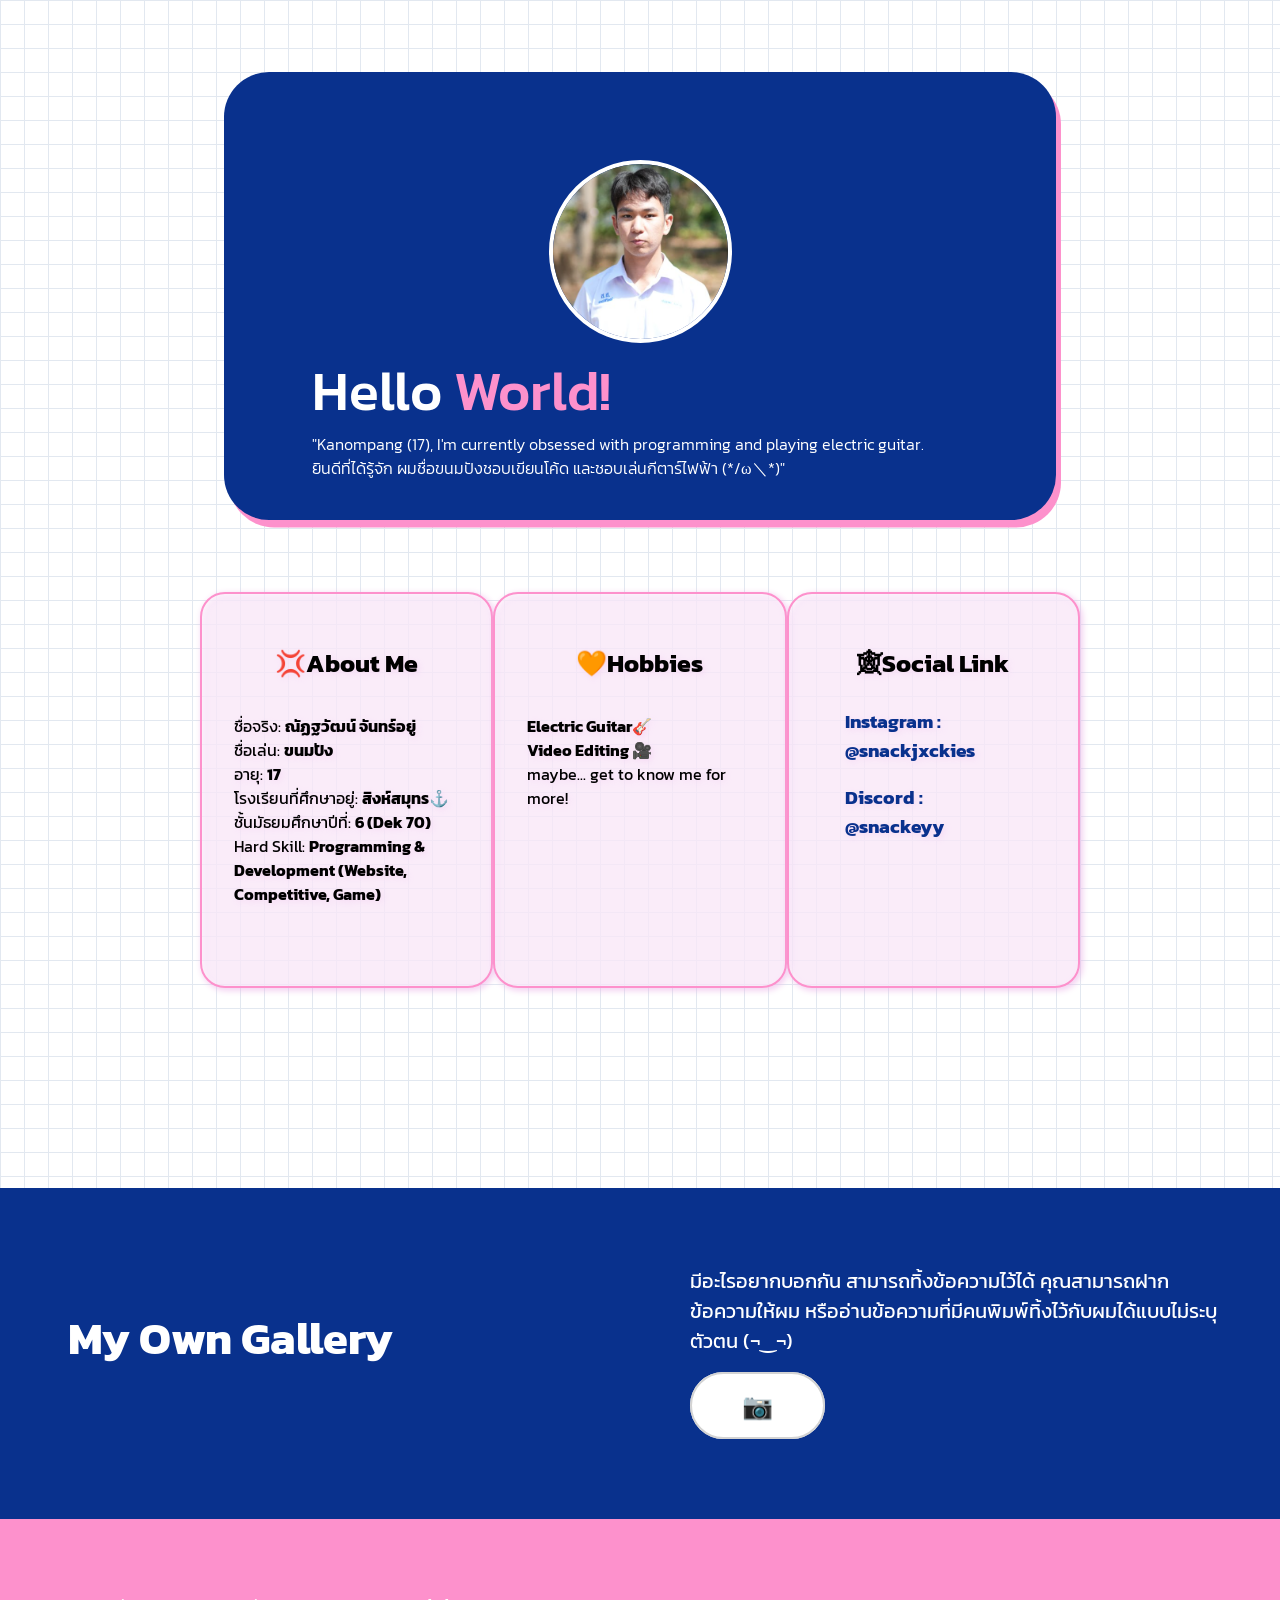
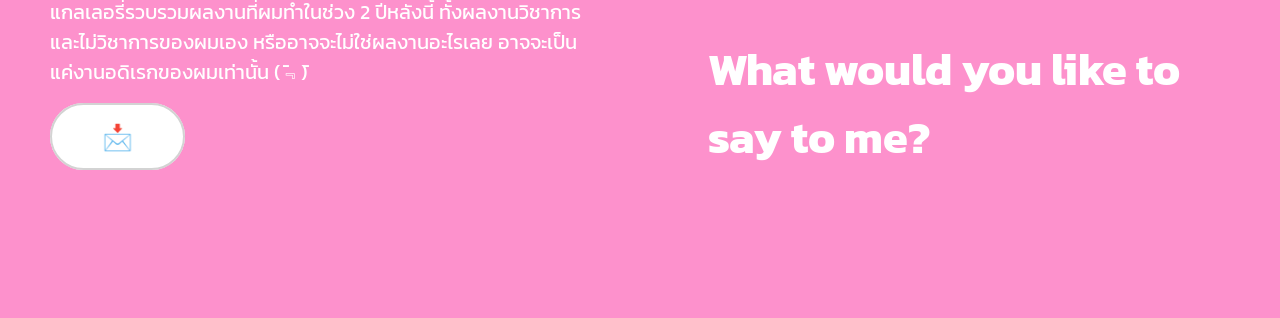
<file: index.html>
<!DOCTYPE html>
<html lang="en">
<head>
    <meta charset="UTF-8">
    <meta name="viewport" content="width=device-width, initial-scale=1.0">
    <title>NextGen Portfolio</title>
    <link rel="stylesheet" href="./css/style.css">
</head>
<body>
    <div class="centify">
        <div class="upper-card">
            <div class="centify">
                <div>
                    <img src="./resources/profile.png" alt="mypfp" height="175" width="175">
                </div>
            </div>
            <div class="heading fade-in">
                <p id="title">Hello <span>World!</span></p>
                <span id="heading-desc">"Kanompang (17), I'm currently obsessed with programming and playing electric guitar.<br>ยินดีที่ได้รู้จัก ผมชื่อขนมปังชอบเขียนโค้ด และชอบเล่นกีตาร์ไฟฟ้า (*/ω＼*)"</span>
            </div>
        </div>
    </div>
    <div class="centify">
        <div class="rows-card fade-in-slower">
            <div class="status-card hoverable">
                <h3>💢About Me</h3>
                <p id="card1">Lorem, ipsum dolor sit amet consectetur adipisicing elit. Sint dolore corporis voluptates nihil accusamus pariatur maxime, illum optio sunt beatae nesciunt commodi quisquam reprehenderit voluptatem, modi labore, at officia laborum?</p>
            </div>
            <div class="status-card hoverable">
                <h3>🧡Hobbies</h3>
                <p id="card2">Lorem, ipsum dolor sit amet consectetur adipisicing elit. Sint dolore corporis voluptates nihil accusamus pariatur maxime, illum optio sunt beatae nesciunt commodi quisquam reprehenderit voluptatem, modi labore, at officia laborum?</p>
            </div>
            <div class="status-card hoverable">
                <h3>🕸Social Link</h3>
                <div>
                    <a href="https://instagram.com/snackjxckies">Instagram : @snackjxckies</a>
                </div>
                <div>
                    <a href="https://discord.com/user/549915461098405890">Discord : @snackeyy</a>
                </div>
            </div>
    </div>
    </div>
    <div class="middle-bg fade-in" style="background: var(--base);">
        <div>
            <h4>My Own Gallery</h4>
        </div>
        <div>
            <p id="myowngallery">Lorem, ipsum dolor sit amet consectetur adipisicing elit. Harum laudantium fugit sit consequatur ullam earum ipsa aspernatur nulla recusandae numquam. Iusto aliquam error dolor. Incidunt, quia. Laborum non provident sit. Lorem ipsum dolor, sit amet consectetur adipisicing elit. Odio corrupti quia et, adipisci nesciunt dolorum nostrum voluptatibus aperiam itaque pariatur laborum minima veniam cumque ducimus aut at, vel commodi est.</p>
            <a href="./pages/gallery.html">📷</a>
        </div>
    </div>
    <div class="middle-bg fade-in" style="background-color: var(--special)">
        <div >
            <p id="fakbok">Lorem, ipsum dolor sit amet consectetur adipisicing elit. Harum laudantium fugit sit consequatur ullam earum ipsa aspernatur nulla recusandae numquam. Iusto aliquam error dolor. Incidunt, quia. Laborum non provident sit. Lorem ipsum dolor, sit amet consectetur adipisicing elit. Odio corrupti quia et, adipisci nesciunt dolorum nostrum voluptatibus aperiam itaque pariatur laborum minima veniam cumque ducimus aut at, vel commodi est.</p>
            <a href="./pages/mail.html">📩</a>
        </div>
        <div>
            <h4>What would you like to say to me?</h4>
        </div>
    </div>
    <script src="./js/script.js"></script>
</body>
</html>
</file>
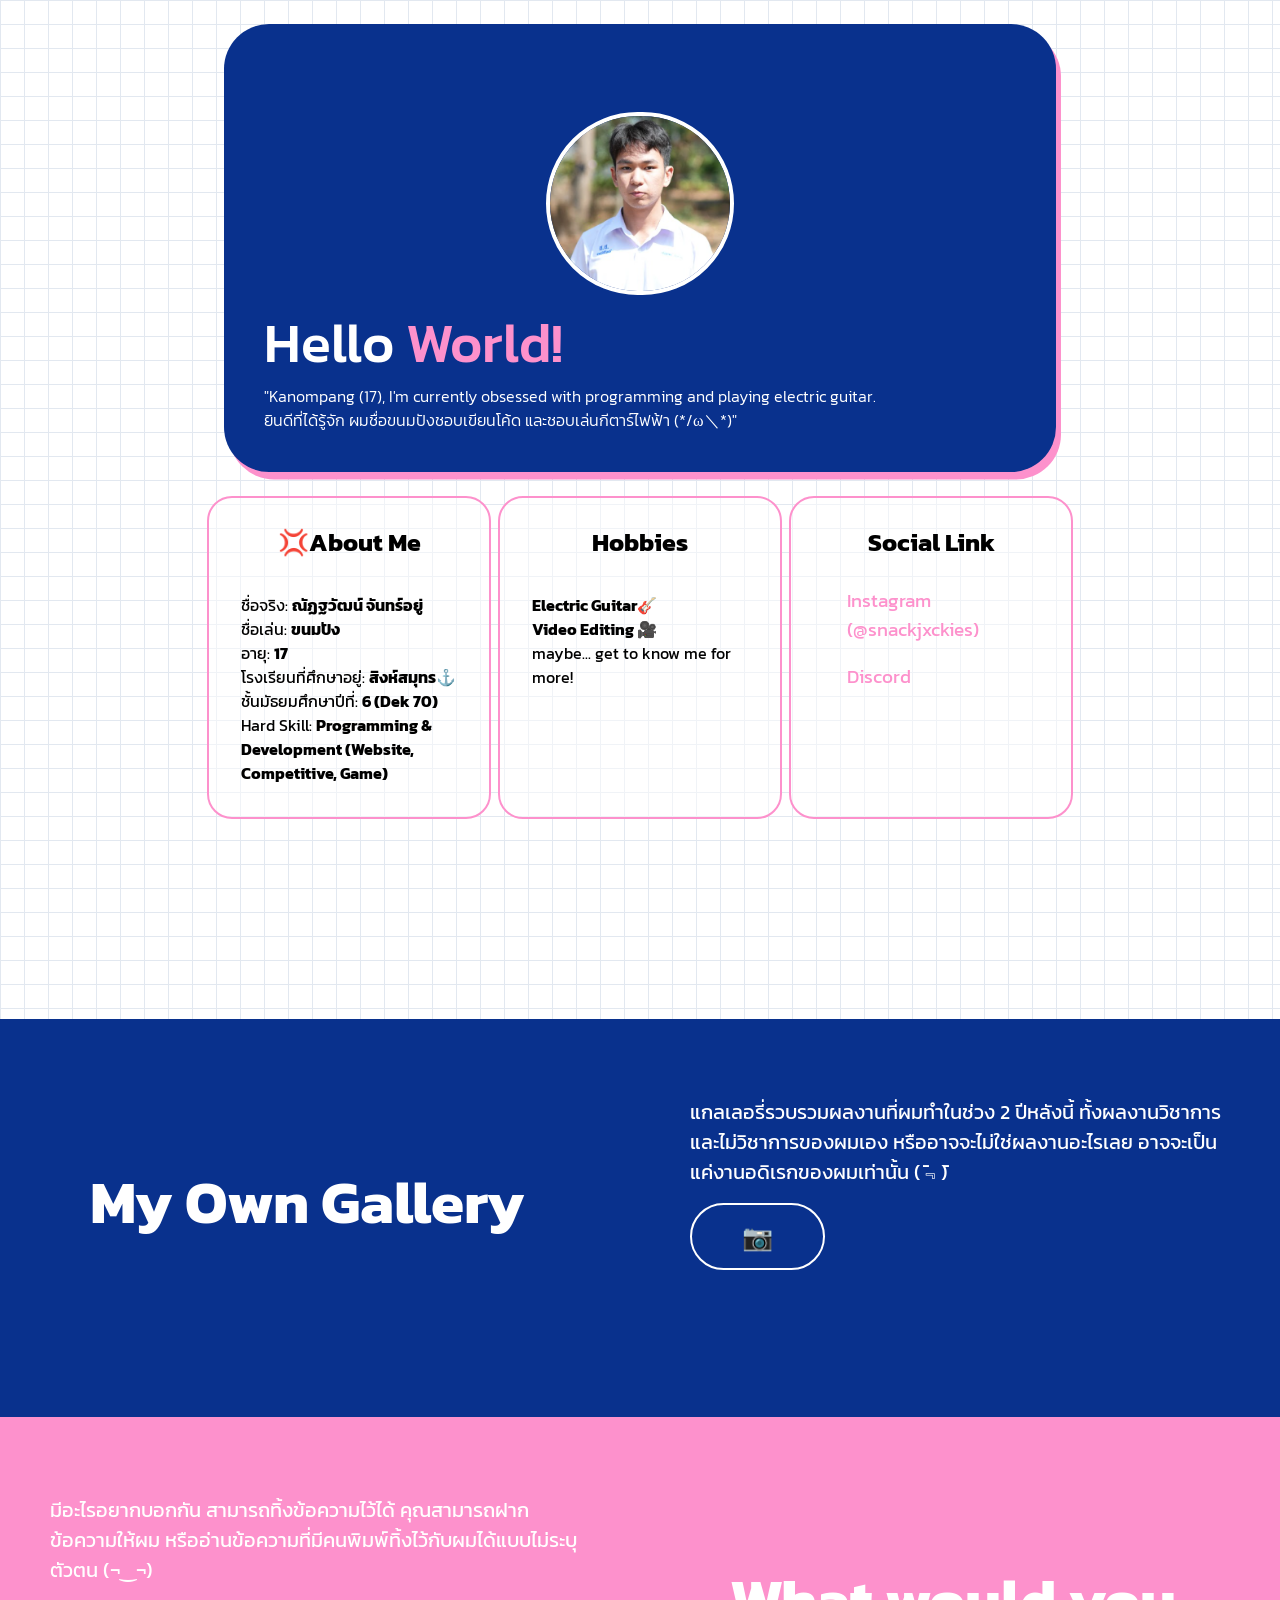
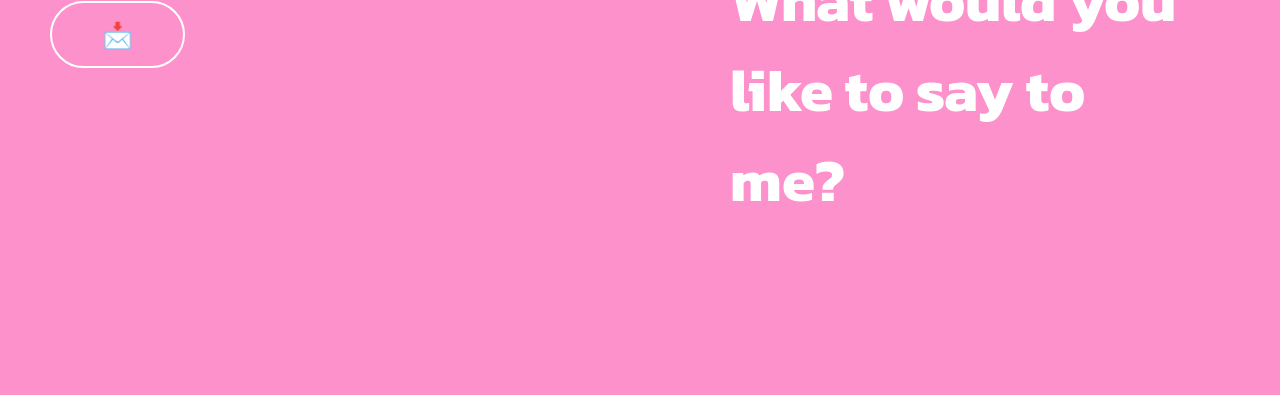
<file: pages/index.html>
<!DOCTYPE html>
<html lang="en">
<head>
    <meta charset="UTF-8">
    <meta name="viewport" content="width=device-width, initial-scale=1.0">
    <title>Document</title>
    <link rel="stylesheet" href="../style.css">
</head>
<body>
    <div class="upper-card">
        <div class="centify">
            <div>
                <img src="../resources/profile.png" alt="mypfp" height="175">
            </div>
        </div>
        <div class="heading fade-in">
            <p id="title">Hello <span>World!</span></p>
            <span id="heading-desc">"Kanompang (17), I'm currently obsessed with programming and playing electric guitar.<br>ยินดีที่ได้รู้จัก ผมชื่อขนมปังชอบเขียนโค้ด และชอบเล่นกีตาร์ไฟฟ้า (*/ω＼*)"</span>
        </div>
    </div>
    <div class="rows-card fade-in-slower">
        <div class="status-card hoverable">
            <h3>💢About Me</h3>
            <p id="card1">Lorem, ipsum dolor sit amet consectetur adipisicing elit. Sint dolore corporis voluptates nihil accusamus pariatur maxime, illum optio sunt beatae nesciunt commodi quisquam reprehenderit voluptatem, modi labore, at officia laborum?</p>
        </div>
        <div class="status-card hoverable">
            <h3>Hobbies</h3>
            <p id="card2">Lorem, ipsum dolor sit amet consectetur adipisicing elit. Sint dolore corporis voluptates nihil accusamus pariatur maxime, illum optio sunt beatae nesciunt commodi quisquam reprehenderit voluptatem, modi labore, at officia laborum?</p>
        </div>
        <div class="status-card hoverable">
            <h3>Social Link</h3>
            <div>
                <a href="https:/instagram.com/snackjxckies">Instagram (@snackjxckies)</a>
            </div>
            <div>
                <a href="https:/discord.com/snackjxckies">Discord</a>
            </div>
        </div>
    </div>
    <div class="middle-bg fade-in" style="background: var(--base);">
        <div>
            <h4>My Own Gallery</h4>
        </div>
        <div>
            <p id="myowngallery">Lorem, ipsum dolor sit amet consectetur adipisicing elit. Harum laudantium fugit sit consequatur ullam earum ipsa aspernatur nulla recusandae numquam. Iusto aliquam error dolor. Incidunt, quia. Laborum non provident sit. Lorem ipsum dolor, sit amet consectetur adipisicing elit. Odio corrupti quia et, adipisci nesciunt dolorum nostrum voluptatibus aperiam itaque pariatur laborum minima veniam cumque ducimus aut at, vel commodi est.</p>
            <a href="../pages/gallery.html">📷</a>
        </div>
    </div>
    <div class="middle-bg fade-in" style="background-color: var(--special)">
        <div >
            <p id="fakbok">Lorem, ipsum dolor sit amet consectetur adipisicing elit. Harum laudantium fugit sit consequatur ullam earum ipsa aspernatur nulla recusandae numquam. Iusto aliquam error dolor. Incidunt, quia. Laborum non provident sit. Lorem ipsum dolor, sit amet consectetur adipisicing elit. Odio corrupti quia et, adipisci nesciunt dolorum nostrum voluptatibus aperiam itaque pariatur laborum minima veniam cumque ducimus aut at, vel commodi est.</p>
            <a href="../pages/mail.html">📩</a>
        </div>
        <div>
            <h4>What would you like to say to me?</h4>
        </div>
    </div>
    <script src="../script.js"></script>
</body>
</html>
</file>
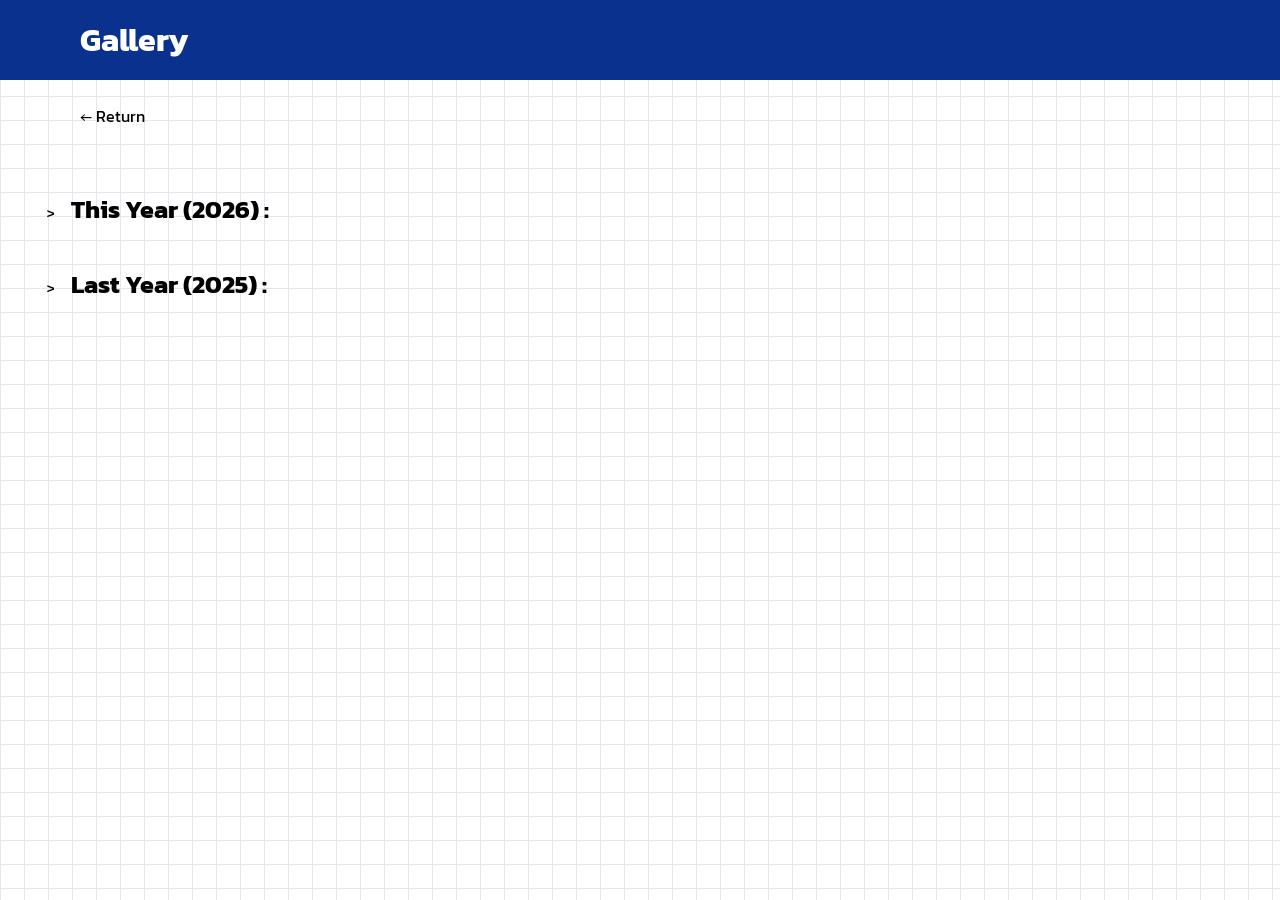
<file: gallery.html>
<!DOCTYPE html>
<html lang="en">
<head>
    <meta charset="UTF-8">
    <meta name="viewport" content="width=device-width, initial-scale=1.0">
    <title>Document</title>
    <link rel="stylesheet" href="style.css">
</head>
<body>
    <div class="top-bar">
        <h1>Gallery</h1>
    </div>
    <div class="return" style="margin: 1.5em 5em;">
        <a href="index.html" style="color: black; text-decoration: none;">← Return</a>
    </div>
    <section class="gallery-container fade-in">
        <div class="gallery-box fade-in">
            <div class="gallery-box-head">
                <button class="extend-button1">></button>
                <h3 style="display: inline-block">This Year (2026) :</h3>
            </div>
            <div id="gallery-2026" class="gallery-hide">

            </div>
        </div>

        <div class="gallery-box fade-in">
            <div class="gallery-box-head">
                <button class="extend-button2">></button>
                <h3 style="display: inline-block">Last Year (2025) :</h3>
            </div>
            <div id="gallery-2025" class="gallery-hide">

            </div>
        </div>
    </section>
    <script src="script.js"></script>
</body>
</html>
</file>
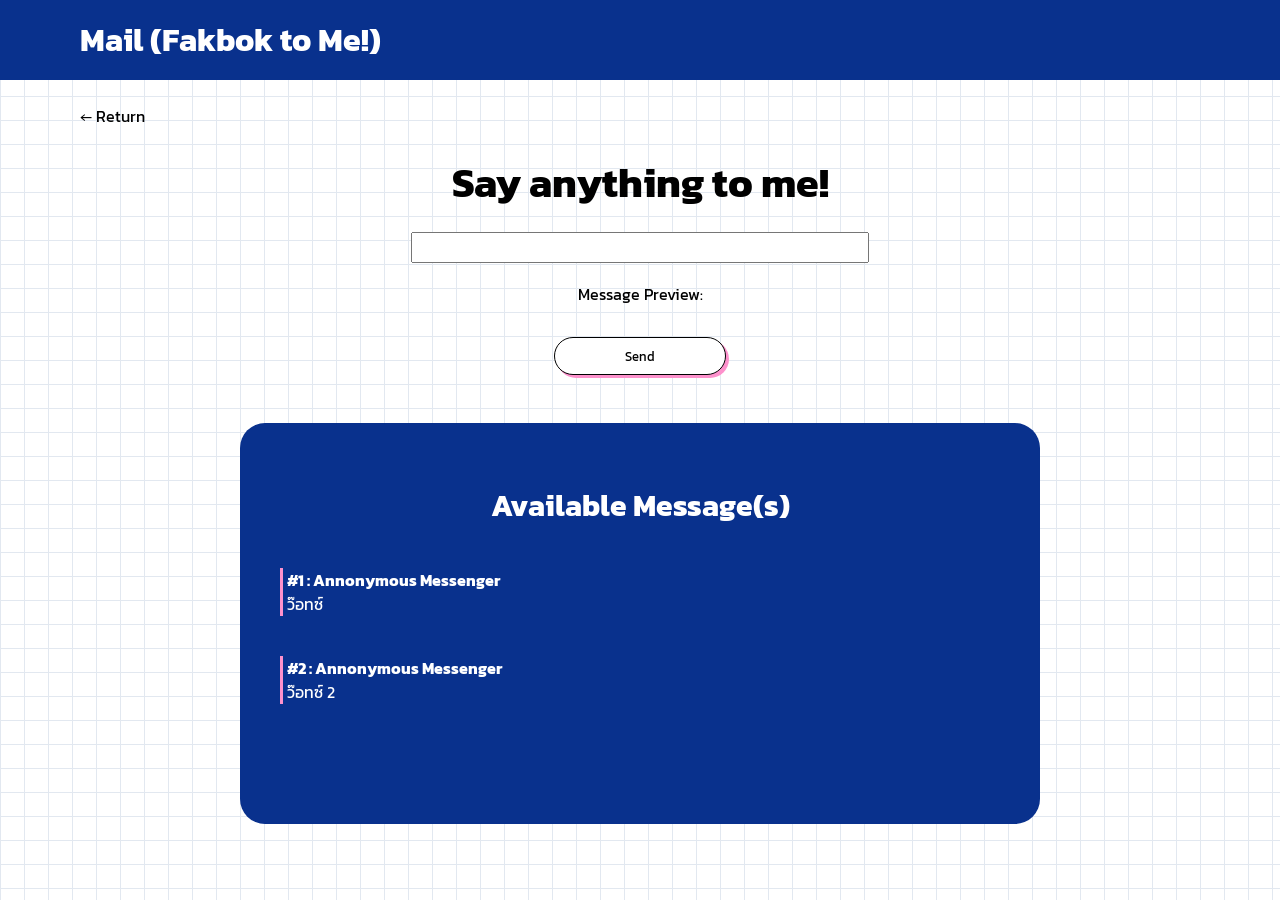
<file: mail.html>
<!DOCTYPE html>
<html lang="en">
<head>
    <meta charset="UTF-8">
    <meta name="viewport" content="width=device-width, initial-scale=1.0">
    <title>Document</title>
    <link rel="stylesheet" href="style.css">
</head>
<body>
    <div class="top-bar">
        <h1>Mail (Fakbok to Me!)</h1>
    </div>
    <div class="return" style="margin: 1.5em 5em;">
        <a href="index.html" style="color: black; text-decoration: none;">← Return</a>
    </div>
    <section class="mail-section fade-in">
        <h3>Say anything to me!</h3>
        <input type="text" id="mail-input"><br>
        <p id="mail-preview">Message Preview:</p>
        <button id="mail-btn">Send</button>
    </section>
    <section class="exist-section fade-in-slower">
        <h3>Available Message(s)</h3>
        <ul class="exist-ul">
            <div class="exist-box">
                <li>#1 : Annonymous Messenger</li>
                <p>ว๊อทซ์</p>
            </div>
            <div class="exist-box">
                <li>#2 : Annonymous Messenger</li>
                <p>ว๊อทซ์ 2</p>
            </div>
        </ul>
    </section>
    <script src="script.js"></script>
</body>
</html>
</file>
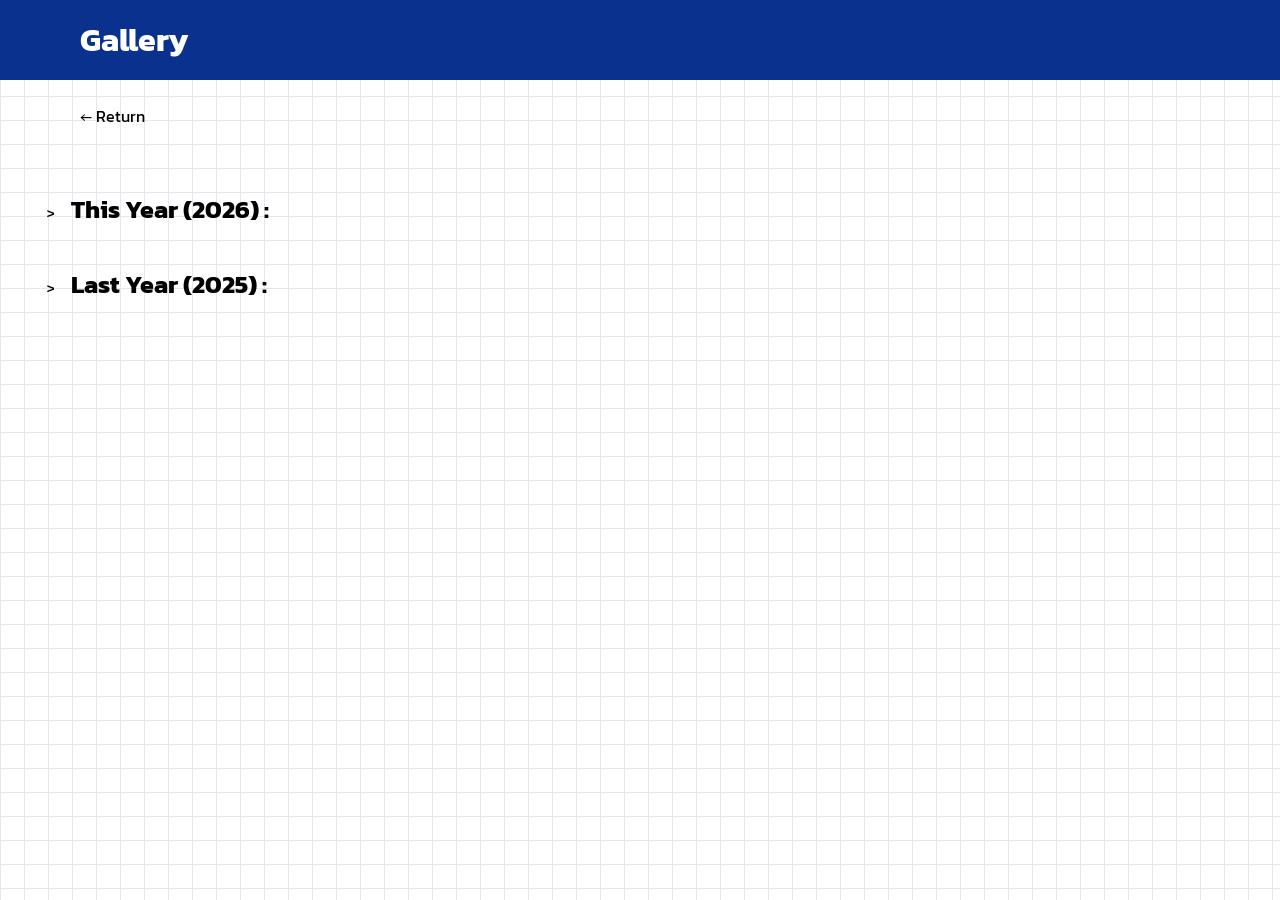
<file: pages/gallery.html>
<!DOCTYPE html>
<html lang="en">
<head>
    <meta charset="UTF-8">
    <meta name="viewport" content="width=device-width, initial-scale=1.0">
    <title>NextGen Portfolio | Gallery</title>
    <link rel="stylesheet" href="../css/style.css">
</head>
<body>
    <div class="top-bar">
        <h1>Gallery</h1>
    </div>
    <div class="return" style="margin: 1.5em 5em;">
        <a href="../index.html" style="color: black; text-decoration: none;">← Return</a>
    </div>
    <section class="gallery-container fade-in">
        <div class="gallery-box fade-in">
            <div class="gallery-box-head">
                <button class="extend-button1 hoverable">></button>
                <h3 style="display: inline-block">This Year (2026) :</h3>
            </div>
            <div id="gallery-2026" class="gallery-hide">

            </div>
        </div>

        <div class="gallery-box fade-in">
            <div class="gallery-box-head">
                <button class="extend-button2 hoverable">></button>
                <h3 style="display: inline-block">Last Year (2025) :</h3>
            </div>
            <div id="gallery-2025" class="gallery-hide">

            </div>
        </div>
    </section>
    <script src="../js/script.js"></script>
</body>
</html>
</file>
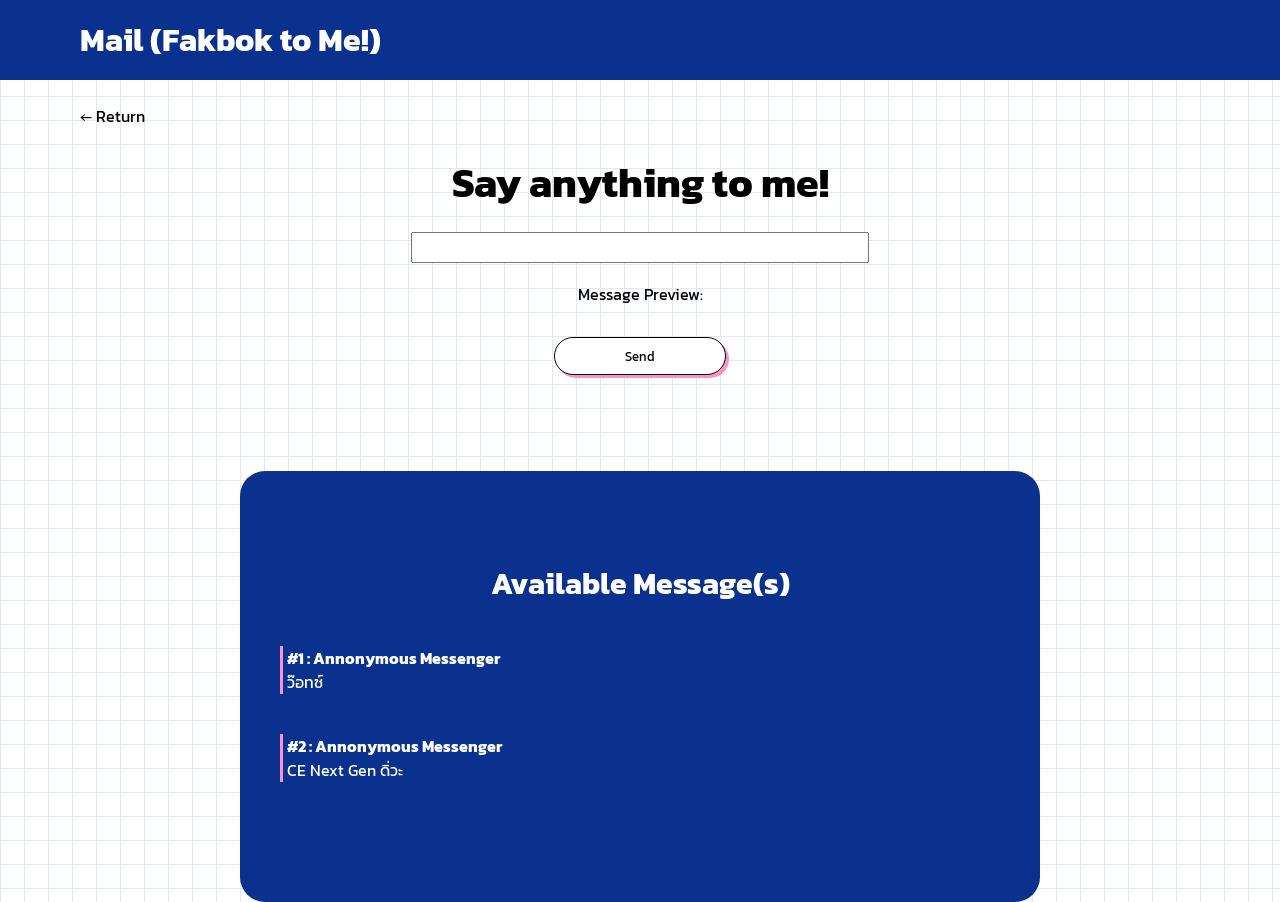
<file: pages/mail.html>
<!DOCTYPE html>
<html lang="en">
<head>
    <meta charset="UTF-8">
    <meta name="viewport" content="width=device-width, initial-scale=1.0">
    <title>NextGen Portfolio | Mail</title>
    <link rel="stylesheet" href="../css/style.css">
</head>
<body>
    <div class="top-bar">
        <h1>Mail (Fakbok to Me!)</h1>
    </div>
    <div class="return" style="margin: 1.5em 5em;">
        <a href="../index.html" style="color: black; text-decoration: none;">← Return</a>
    </div>
    <section class="mail-section fade-in">
        <h3>Say anything to me!</h3>
        <input type="text" id="mail-input"><br>
        <p id="mail-preview">Message Preview:</p>
        <button id="mail-btn" class="hoverable">Send</button>
    </section>
    <div class="centify">
        <section class="exist-section fade-in-slower">
        <h3>Available Message(s)</h3>
        <ul class="exist-ul">
            <div class="exist-box">
                <li>#1 : Annonymous Messenger</li>
                <p>ว๊อทซ์</p>
            </div>
            <div class="exist-box">
                <li>#2 : Annonymous Messenger</li>
                <p>CE Next Gen ดิ่วะ</p>
            </div>
        </ul>
    </section>
    </div>
    <script src="../js/script.js"></script>
</body>
</html>
</file>
<file: css/style.css>
@import url('https://fonts.googleapis.com/css2?family=Kanit:ital,wght@0,100;0,200;0,300;0,400;0,500;0,600;0,700;0,800;0,900;1,100;1,200;1,300;1,400;1,500;1,600;1,700;1,800;1,900&display=swap');

:root {
    --base: #09318D;
    --secondary: #FFFFFF;
    --special: #FD91CC;
}

html, body {
    height: 100%;
    margin: 0;
    font-family: Kanit;
    background-color: var(--secondary);
    scroll-behavior: smooth;
    background-image:
    linear-gradient(to right, #e2e8f0 1px, transparent 1px),
    linear-gradient(to bottom, #e2e8f0 1px, transparent 1px);
  background-size: 24px 24px;
}

@keyframes fadeIn {
  from { opacity: 0; }
  to { opacity: 1; }
}
.fade-in {
  opacity: 0;
  animation: fadeIn 1s forwards; /* duration and retain final state */
}

.fade-in-slower {
  opacity: 0;
  animation: fadeIn 2.5s forwards; /* duration and retain final state */
}

@keyframes slideDown {
    from {transform: translateY(25px);}
    to {transform: translateY(0);}
}

.slide-down {
    transform: translate(25px);
    animation: slideDown 0.5s forwards;
}

.hoverable {
    transform: scale(1);
  transition: 0.2s;
}


.hoverable:hover {
    transform: scale(1.05);
    transition: 0.2s;
}


.centify {
    display: flex;
    justify-content: center;
    margin-top: 3em;
    width: 100%;
}

.upper-card {
    margin: 1.5em 14em;
    font-weight: 500;
    background-color: var(--base);
    border-radius: 45px;
    padding: 2.5em 5.5em;
    box-shadow: 5px 7.5px var(--special);
    width: 85%;
}

.upper-card img {
    border-radius: 125px;
    border: 4px solid var(--secondary);
}

.heading p {
    color: var(--secondary);
    font-size: 3em;
}

.heading p span {
    color: var(--special);
}

.heading span {
    color: var(--secondary);
}

#heading-desc {
    font-weight: 300;
    font-size: 16px;
    margin-top: 0;
}

#title {
    margin: 0;
    font-size: 55px;
}


.rows-card {
    margin: 0 12.5em;
    display: flex;
    flex-direction: row;
    justify-content: space-evenly;
    margin-bottom: 12.5em;
}

@media (max-width: 500px) {
    .upper-card {
        /* margin: 1.5em 7.25em; */
        width: 85%;
    }

}

.status-card {
    border: 2px solid var(--special);
    border-radius: 25px;
    width: min(100%, 400px);
    background-color: rgba(255, 255, 255, 0.5);
    filter: drop-shadow(2px 2px 3.25px rgb(235, 179, 232));
}

.status-card:hover {
    background-color: rgb(253, 145, 204, 0.5);
}

.status-card h3 {
    padding-top: 1em;
    font-size: 25px;
    text-align: center;
}

.status-card p {
    margin: 2em;
    padding-bottom: 3em;
}

.status-card a {
    font-size: 19px;
    text-decoration: none;
    color: var(--base);
    margin-bottom: 17.5px;
    transition: 0.2s;
    font-weight: 650;
    background-color: transparent;
    border: none;
    font-family: Kanit;
    text-align: left;
}

.status-card button:hover {
    transition: 0.2s;
    color: white;
}

.status-card div {
    display: flex;
    justify-content: space-between;
    margin: 0em 3.5em;
}

.middle-bg {
    display: flex;
    flex-direction: row;
    justify-content: space-around;
    width: 100%;
}

.middle-bg div {
    margin-top: 3em;
    width: 50%;
    padding-bottom: 5em;
}

.middle-bg h4 {
    margin: 1.5em 1.5em; 
    font-size: min(45px, 60px);
    color: var(--secondary)
}

.middle-bg p {
    margin: 1.5em  2.5em; 
    font-size: 20px;
    color: white;
}

.middle-bg a {
    color: var(--secondary);
    padding: 0.5em 2em;
    border: 2px solid lightgray;
    border-radius: 45px;
    text-decoration: none;
    text-align: center;
    font-size: 25px;
    margin: 0 0 0 2em;
    background-color: var(--secondary);
}


.top-bar {
    background-color: var(--base);
}

.top-bar h1 {
    padding: 0.5em 2.5em;
    color: white;
    margin: 0;
}

.gallery-container {
    margin: 0;
    width: 100%;
    height: 35em;
    /* background-color: yellow; */
}

.gallery-box-head h3 {
    margin: 0;
    padding: 1.5em 0 0 0.25em;
    font-size: 25px;
}

.gallery-box button {
    background-color: transparent;
    border: none;
    font-weight: bold;
    padding-left: 3.5em;
}
    /* 
    .return a {
        border: 2px solid var(--base);
        padding: 0.45em 1.5em;
        border-radius: 15px;
    } */

.gallery-img {
    border-radius: 25px;
    margin: 1.25em;
    filter: drop-shadow(0.5px 0.5px 1.5px black);
}

.mail-section {
    text-align: center;
    font-size: 35px;
}

.mail-section p {
    font-size: 16px;
}

.mail-section h3 {
    margin: 0;
}

.mail-section input {
    width: min(80%, 450px);
    height: 25px;
    font-family: Kanit;
}

.mail-section button {
    font-family: Kanit;
    padding: 7.9px 70px;
    border-radius: 25px;
    border: 1px solid black;
    background-color: var(--secondary);
    box-shadow: 3px 3px var(--special);
}

.exist-section {
    margin: 3em 15em 0 15em;
    padding-bottom: 5em;
    border-radius: 25px;
    background-color: var(--base);
    color: var(--secondary);
    width: min(80%, 1200px);
}

.exist-section h3 {
    text-align: center;
    padding-top: 2em;
    font-size: 30px;
    color: var(--secondary);
}

.exist-section li {
    list-style-type: none;
    font-weight: bold;
}

.exist-section p {
    margin: 0;
}

.exist-section div {
    margin: 2.5em 0;
    padding-left: 4px;
    border-left: 3px solid var(--special);
}

.exist-box {
    margin: 2.5em 1.5em;
    padding-left: 4px;
    border-left: 3px solid var(--special);
}

.gallery-hide {
    display: none;
    transition: 0.2s
}

@media (max-width: 789px) {
    .rows-card {
        flex-direction: column;
        justify-content: space-between;
    }

    .exist-section {
        margin: 3em 2em 0 2em;
    }
}
</file>
<file: style.css>
@import url('https://fonts.googleapis.com/css2?family=Kanit:ital,wght@0,100;0,200;0,300;0,400;0,500;0,600;0,700;0,800;0,900;1,100;1,200;1,300;1,400;1,500;1,600;1,700;1,800;1,900&display=swap');

:root {
    --base: #09318D;
    --secondary: #FFFFFF;
    --special: #FD91CC;
}

html, body {
    height: 100%;
    margin: 0;
    font-family: Kanit;
    background-color: var(--secondary);
    scroll-behavior: smooth;
    background-image:
    linear-gradient(to right, #e2e8f0 1px, transparent 1px),
    linear-gradient(to bottom, #e2e8f0 1px, transparent 1px);
  background-size: 24px 24px;
}

@keyframes fadeIn {
  from { opacity: 0; }
  to { opacity: 1; }
}
.fade-in {
  opacity: 0;
  animation: fadeIn 1s forwards; /* duration and retain final state */
}

.fade-in-slower {
  opacity: 0;
  animation: fadeIn 2.5s forwards; /* duration and retain final state */
}

@keyframes slideDown {
    from {transform: translateY(25px);}
    to {transform: translateY(0);}
}

.slide-down {
    transform: translate(25px);
    animation: slideDown 0.5s forwards;
}

.hoverable {
    transform: scale(1);
  transition: 0.2s;
}


.hoverable:hover {
    transform: scale(1.05);
    transition: 0.2s;
}


.centify {
    display: flex;
    justify-content: center;
    margin-top: 3em;
}

.upper-card {
    margin: 1.5em 14em;
    font-weight: 500;
    background-color: var(--base);
    border-radius: 45px;
    padding: 2.5em;
    box-shadow: 5px 7.5px var(--special);
}

.upper-card img {
    border-radius: 125px;
    border: 4px solid var(--secondary);
}

.heading p {
    color: var(--secondary);
}

.heading p span {
    color: var(--special);
}

.heading span {
    color: var(--secondary);
}

#heading-desc {
    font-weight: 300;
    font-size: 16px;
    margin-top: 0;
}

#title {
    margin: 0;
    font-size: 55px;
}


.rows-card {
    margin: 0 12.5em;
    display: flex;
    flex-direction: row;
    justify-content: space-evenly;
    margin-bottom: 12.5em;
}

.status-card {
    border: 2px solid var(--special);
    border-radius: 25px;
    width: 17.5em;
    background-color: rgba(255, 255, 255, 0.5);
}

.status-card h3 {
    font-size: 25px;
    text-align: center;
}

.status-card p {
    margin: 2em;
}

.status-card a {
    font-size: 19px;
    text-decoration: none;
    color: var(--special);
    margin-bottom: 17.5px;
}

.status-card div {
    display: flex;
    justify-content: space-between;
    margin: 0em 3.5em;
}

.middle-bg {
    display: flex;
    flex-direction: row;
    justify-content: space-around;
}

.middle-bg div {
    margin-top: 3em;
    width: 50%;
    padding-bottom: 5em;
}

.middle-bg h4 {
    margin: 1.5em 1.5em; 
    font-size: 60px;
    color: var(--secondary)
}

.middle-bg p {
    margin: 1.5em  2.5em; 
    font-size: 20px;
    color: white;
}

.middle-bg a {
    color: var(--secondary);
    padding: 0.5em 2em;
    border: 2px solid white;
    border-radius: 45px;
    text-decoration: none;
    text-align: center;
    font-size: 25px;
    margin: 0 0 0 2em;
}


.top-bar {
    background-color: var(--base);
}

.top-bar h1 {
    padding: 0.5em 2.5em;
    color: white;
    margin: 0;
}

.gallery-container {
    margin: 0;
    width: 100%;
    height: 35em;
    /* background-color: yellow; */
}

.gallery-box-head h3 {
    margin: 0;
    padding: 1.5em 0 0 0.25em;
    font-size: 25px;
}

.gallery-box button {
    background-color: transparent;
    border: none;
    font-weight: bold;
    padding-left: 3.5em;
}
    /* 
    .return a {
        border: 2px solid var(--base);
        padding: 0.45em 1.5em;
        border-radius: 15px;
    } */

.gallery-img {
    border-radius: 25px;
    margin: 1.25em;
    filter: drop-shadow(0.5px 0.5px 1.5px black);
}

.mail-section {
    text-align: center;
    font-size: 35px;
}

.mail-section p {
    font-size: 16px;
}

.mail-section h3 {
    margin: 0;
}

.mail-section input {
    width: 450px;
    height: 25px;
    font-family: Kanit;
}

.mail-section button {
    font-family: Kanit;
    padding: 7.9px 70px;
    border-radius: 25px;
    border: 1px solid black;
    background-color: var(--secondary);
    box-shadow: 3px 3px var(--special);
}

.exist-section {
    margin: 3em 15em 0 15em;
    padding-bottom: 5em;
    border-radius: 25px;
    background-color: var(--base);
    color: var(--secondary)
}

.exist-section h3 {
    text-align: center;
    padding-top: 2em;
    font-size: 30px;
    color: var(--secondary);
}

.exist-section li {
    list-style-type: none;
    font-weight: bold;
}

.exist-section p {
    margin: 0;
}

.exist-section div {
    margin: 2.5em 0;
    padding-left: 4px;
    border-left: 3px solid var(--special);
}

.exist-box {
    margin: 2.5em 0;
    padding-left: 4px;
    border-left: 3px solid var(--special);
}

.gallery-hide {
    display: none;
    transition: 0.2s
}
</file>
